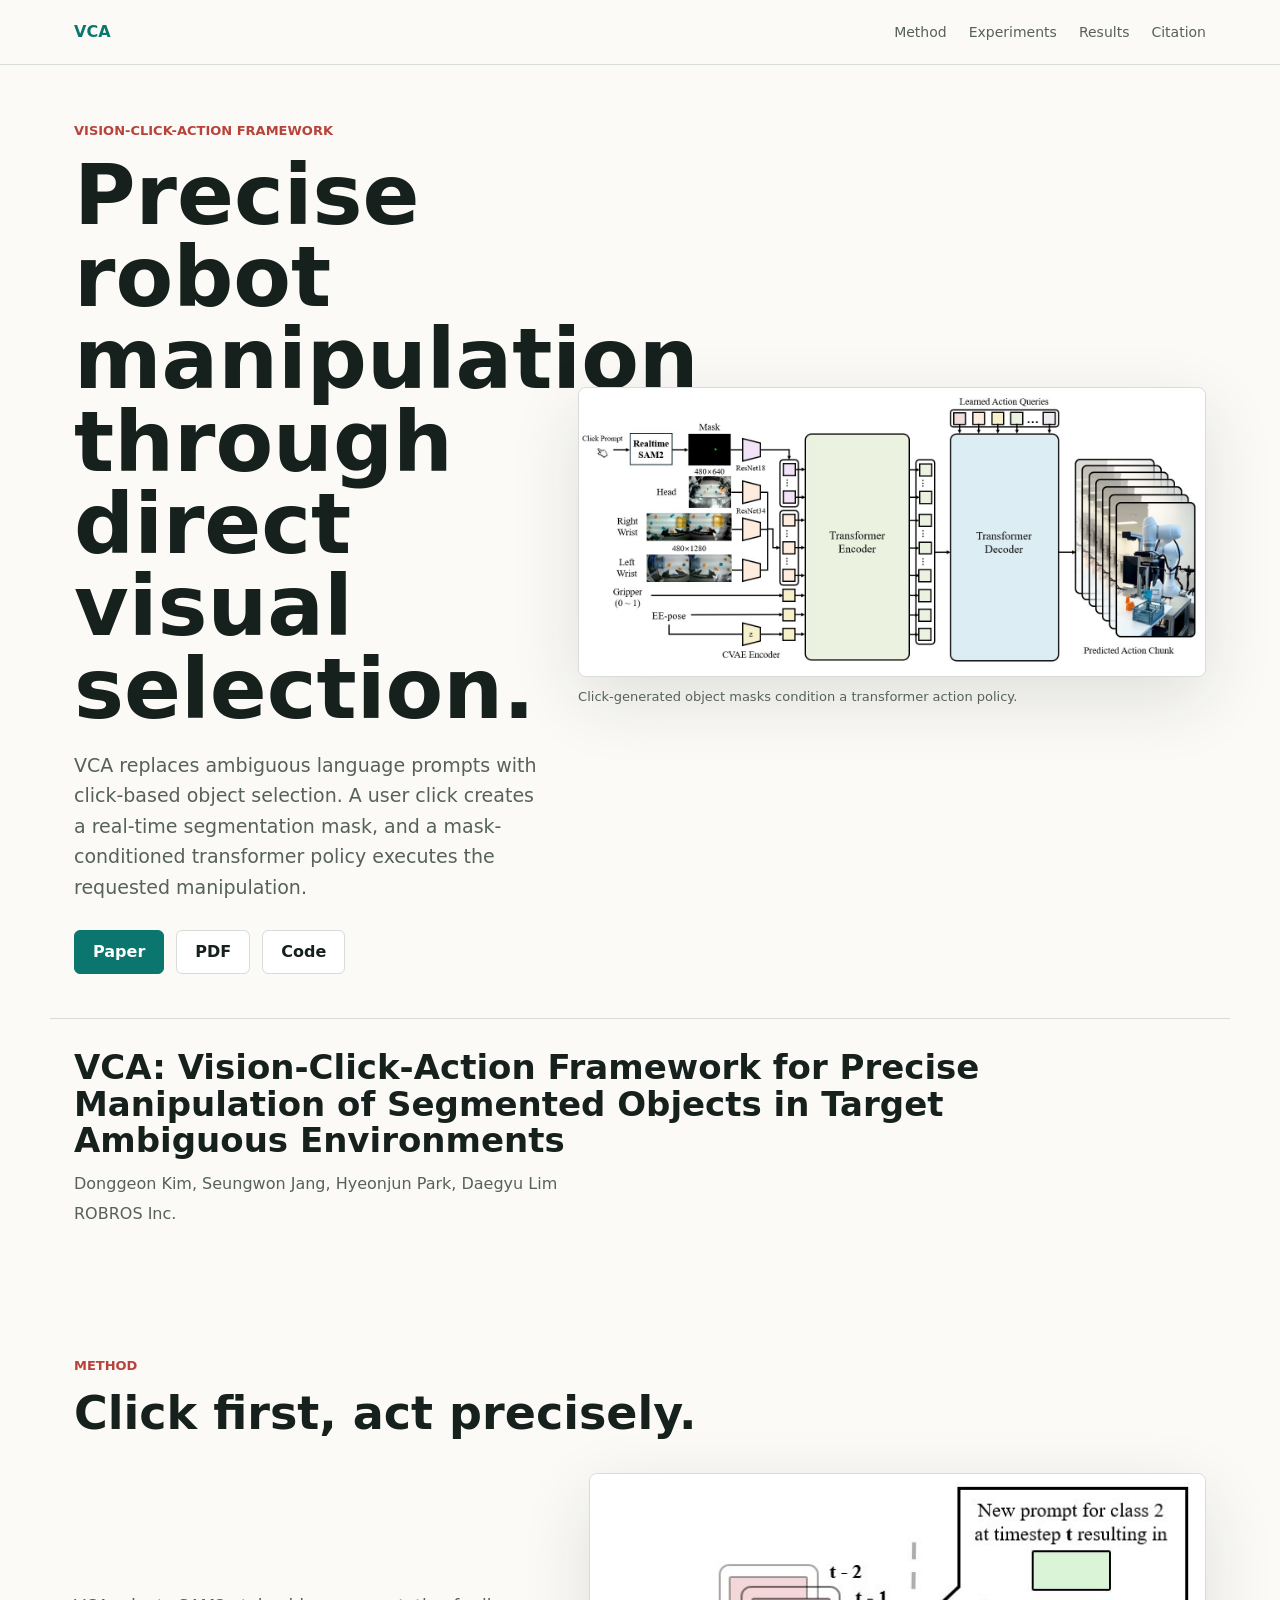
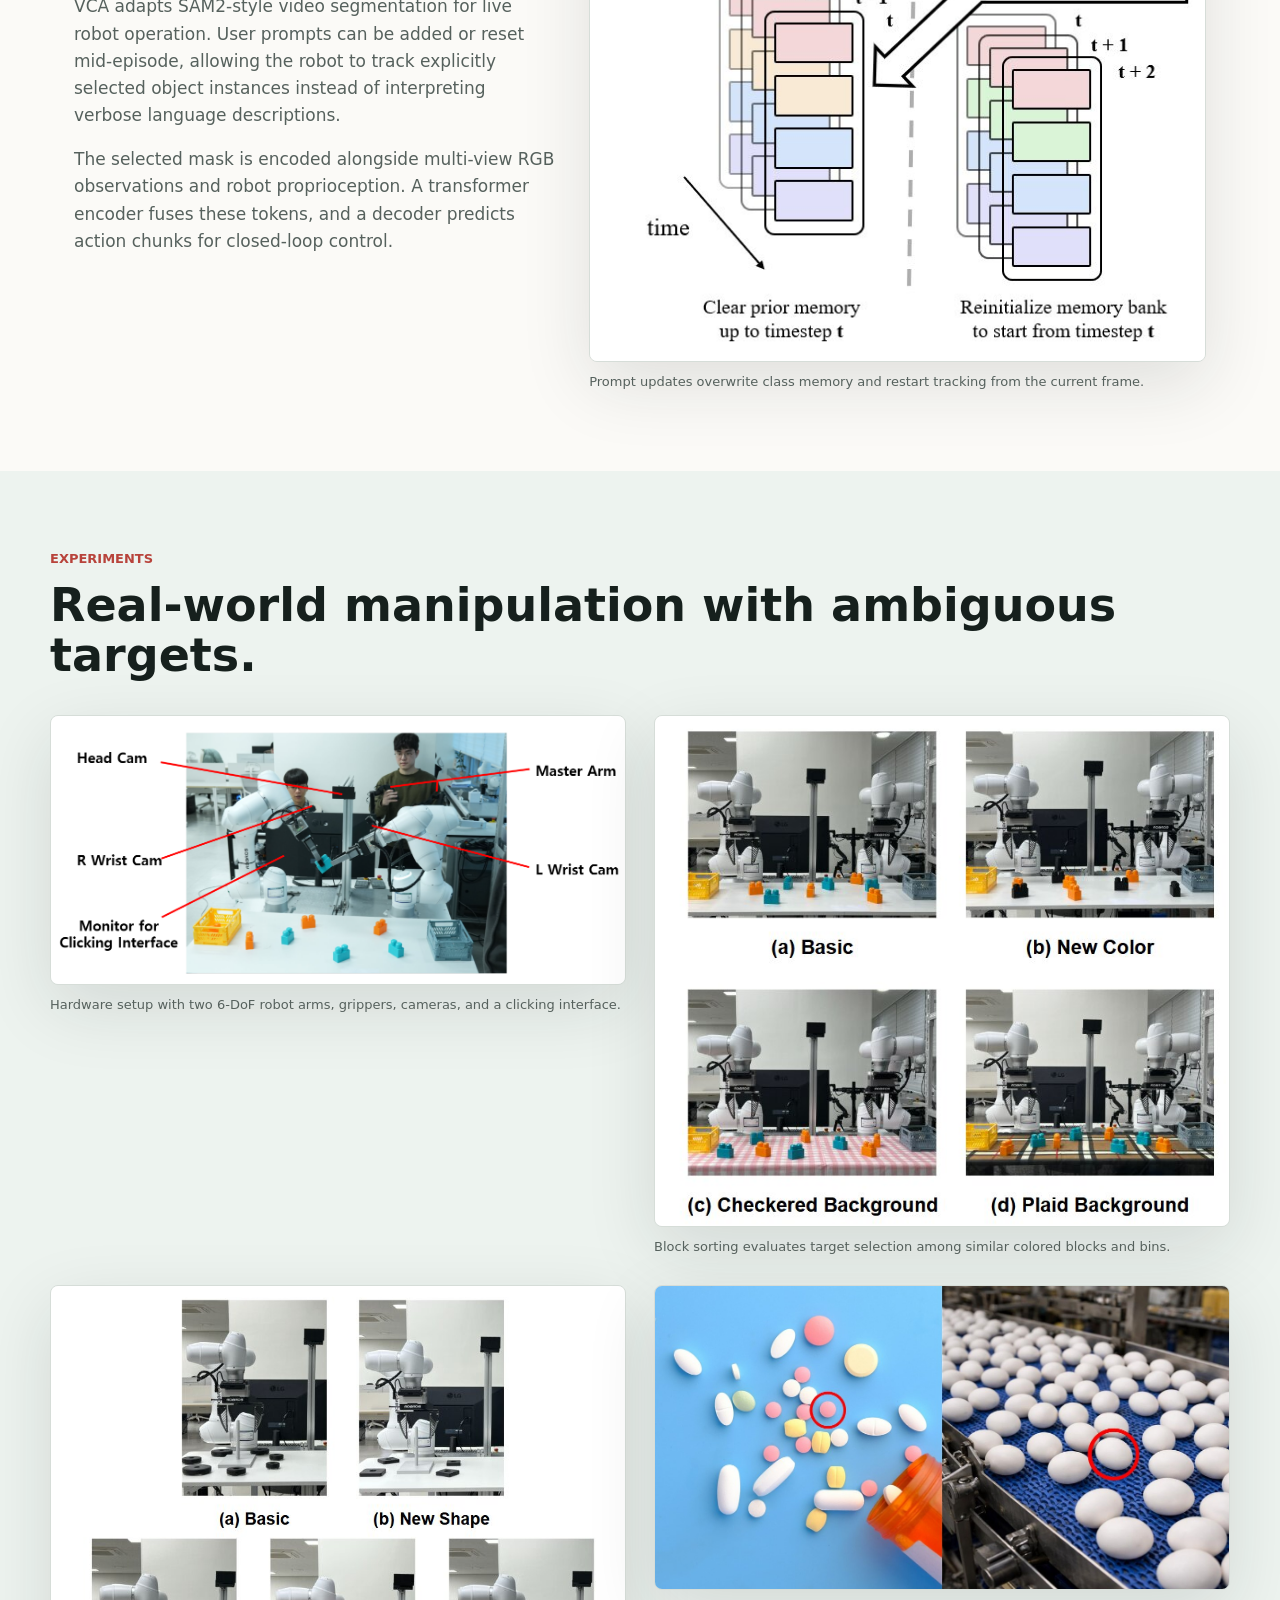
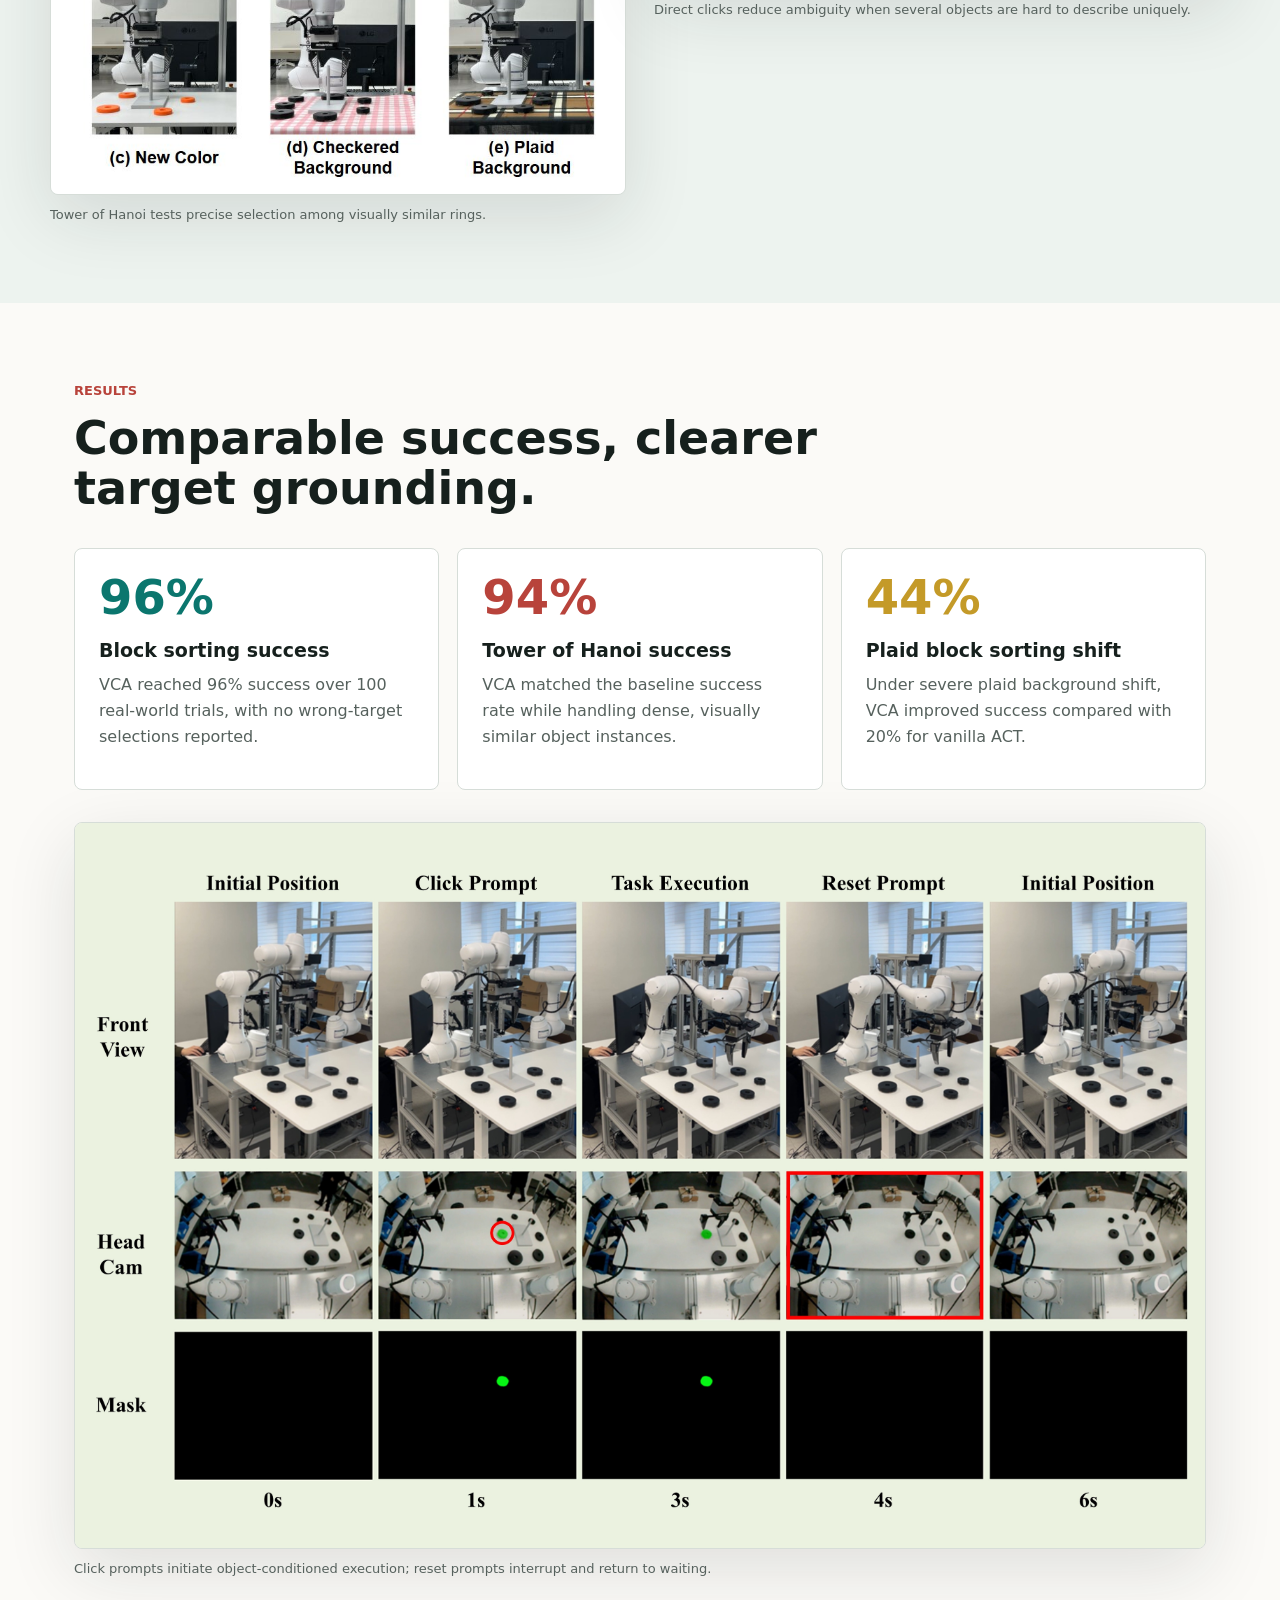
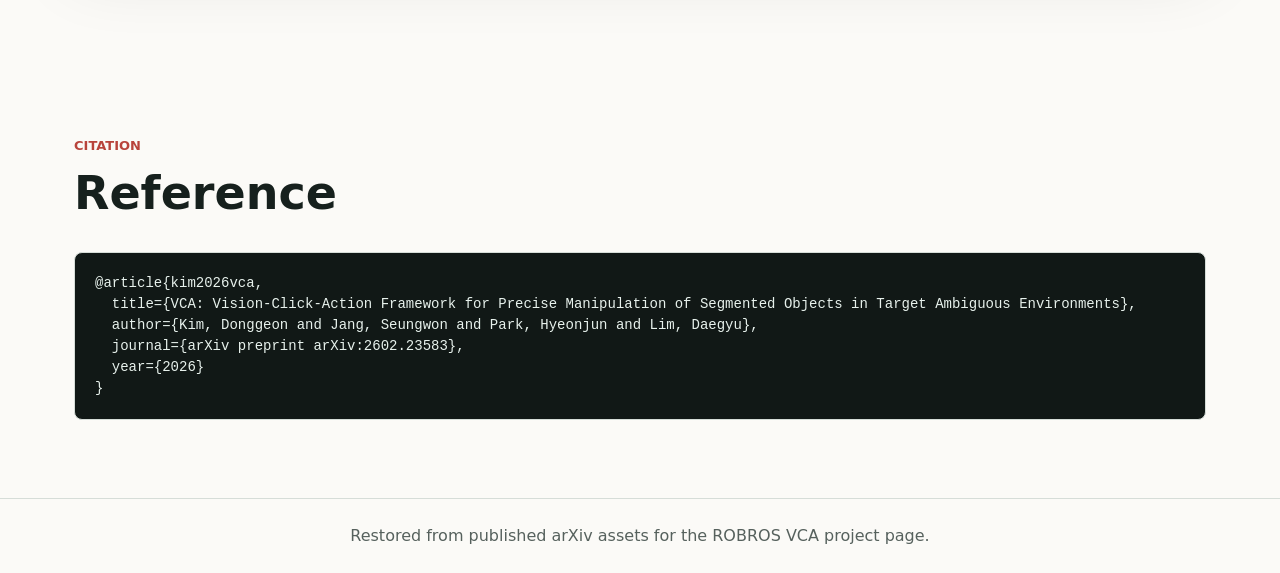
<file: index.html>
<!doctype html>
<html lang="en">
  <head>
    <meta charset="utf-8">
    <meta name="viewport" content="width=device-width, initial-scale=1">
    <meta name="description" content="VCA: Vision-Click-Action Framework for Precise Manipulation of Segmented Objects in Target Ambiguous Environments.">
    <title>VCA: Vision-Click-Action</title>
    <link rel="stylesheet" href="styles.css">
  </head>
  <body>
    <header class="site-header">
      <nav class="nav" aria-label="Primary">
        <a class="brand" href="#">VCA</a>
        <div class="nav-links">
          <a href="#method">Method</a>
          <a href="#experiments">Experiments</a>
          <a href="#results">Results</a>
          <a href="#citation">Citation</a>
        </div>
      </nav>
    </header>

    <main>
      <section class="hero">
        <div class="hero-copy">
          <p class="eyebrow">Vision-Click-Action Framework</p>
          <h1>Precise robot manipulation through direct visual selection.</h1>
          <p class="lead">
            VCA replaces ambiguous language prompts with click-based object selection. A user click creates a real-time
            segmentation mask, and a mask-conditioned transformer policy executes the requested manipulation.
          </p>
          <div class="actions" aria-label="Project links">
            <a class="button primary" href="https://arxiv.org/abs/2602.23583">Paper</a>
            <a class="button" href="https://arxiv.org/pdf/2602.23583">PDF</a>
            <a class="button" href="https://github.com/robrosinc/VCA">Code</a>
          </div>
        </div>
        <figure class="hero-figure">
          <img src="assets/figures/whole.jpg" alt="Overview of the VCA click, segmentation, and robot action pipeline.">
          <figcaption>Click-generated object masks condition a transformer action policy.</figcaption>
        </figure>
      </section>

      <section class="paper-meta" aria-label="Paper metadata">
        <h2>VCA: Vision-Click-Action Framework for Precise Manipulation of Segmented Objects in Target Ambiguous Environments</h2>
        <p>Donggeon Kim, Seungwon Jang, Hyeonjun Park, Daegyu Lim</p>
        <p>ROBROS Inc.</p>
      </section>

      <section class="section" id="method">
        <div class="section-head">
          <p class="eyebrow">Method</p>
          <h2>Click first, act precisely.</h2>
        </div>
        <div class="split">
          <div>
            <p>
              VCA adapts SAM2-style video segmentation for live robot operation. User prompts can be added or reset
              mid-episode, allowing the robot to track explicitly selected object instances instead of interpreting
              verbose language descriptions.
            </p>
            <p>
              The selected mask is encoded alongside multi-view RGB observations and robot proprioception. A
              transformer encoder fuses these tokens, and a decoder predicts action chunks for closed-loop control.
            </p>
          </div>
          <figure>
            <img src="assets/figures/memorybank.jpg" alt="Memory bank update mechanism for real-time prompt changes.">
            <figcaption>Prompt updates overwrite class memory and restart tracking from the current frame.</figcaption>
          </figure>
        </div>
      </section>

      <section class="section muted" id="experiments">
        <div class="section-head">
          <p class="eyebrow">Experiments</p>
          <h2>Real-world manipulation with ambiguous targets.</h2>
        </div>
        <div class="gallery">
          <figure>
            <img src="assets/figures/collect.png" alt="Experimental hardware setup with two robot arms, cameras, and click interface.">
            <figcaption>Hardware setup with two 6-DoF robot arms, grippers, cameras, and a clicking interface.</figcaption>
          </figure>
          <figure>
            <img src="assets/figures/blocksort.jpg" alt="Block sorting environments with normal and shifted visual conditions.">
            <figcaption>Block sorting evaluates target selection among similar colored blocks and bins.</figcaption>
          </figure>
          <figure>
            <img src="assets/figures/hanoi.jpg" alt="Tower of Hanoi environments with rings under visual distribution shifts.">
            <figcaption>Tower of Hanoi tests precise selection among visually similar rings.</figcaption>
          </figure>
          <figure>
            <img src="assets/figures/tricky.jpg" alt="Ambiguous target examples where language descriptions are difficult.">
            <figcaption>Direct clicks reduce ambiguity when several objects are hard to describe uniquely.</figcaption>
          </figure>
        </div>
      </section>

      <section class="section" id="results">
        <div class="section-head">
          <p class="eyebrow">Results</p>
          <h2>Comparable success, clearer target grounding.</h2>
        </div>
        <div class="results-grid">
          <article class="metric">
            <span>96%</span>
            <h3>Block sorting success</h3>
            <p>VCA reached 96% success over 100 real-world trials, with no wrong-target selections reported.</p>
          </article>
          <article class="metric">
            <span>94%</span>
            <h3>Tower of Hanoi success</h3>
            <p>VCA matched the baseline success rate while handling dense, visually similar object instances.</p>
          </article>
          <article class="metric">
            <span>44%</span>
            <h3>Plaid block sorting shift</h3>
            <p>Under severe plaid background shift, VCA improved success compared with 20% for vanilla ACT.</p>
          </article>
        </div>

        <figure class="wide-figure">
          <img src="assets/figures/snippet.jpg" alt="Policy behavior showing click prompt execution and reset prompt interruption.">
          <figcaption>Click prompts initiate object-conditioned execution; reset prompts interrupt and return to waiting.</figcaption>
        </figure>
      </section>

      <section class="section citation" id="citation">
        <div class="section-head">
          <p class="eyebrow">Citation</p>
          <h2>Reference</h2>
        </div>
        <pre><code>@article{kim2026vca,
  title={VCA: Vision-Click-Action Framework for Precise Manipulation of Segmented Objects in Target Ambiguous Environments},
  author={Kim, Donggeon and Jang, Seungwon and Park, Hyeonjun and Lim, Daegyu},
  journal={arXiv preprint arXiv:2602.23583},
  year={2026}
}</code></pre>
      </section>
    </main>

    <footer class="footer">
      <p>Restored from published arXiv assets for the ROBROS VCA project page.</p>
    </footer>
  </body>
</html>
</file>
<file: styles.css>
:root {
  --ink: #16201d;
  --muted-ink: #56615d;
  --paper: #fbfaf7;
  --panel: #ffffff;
  --soft: #edf3ef;
  --line: #d6ddd8;
  --teal: #0b766e;
  --red: #b8433b;
  --gold: #c49a28;
}

* {
  box-sizing: border-box;
}

html {
  scroll-behavior: smooth;
}

body {
  margin: 0;
  background: var(--paper);
  color: var(--ink);
  font-family: Inter, ui-sans-serif, system-ui, -apple-system, BlinkMacSystemFont, "Segoe UI", sans-serif;
  line-height: 1.6;
}

img {
  display: block;
  width: 100%;
  height: auto;
}

a {
  color: inherit;
}

.site-header {
  position: sticky;
  top: 0;
  z-index: 10;
  background: rgba(251, 250, 247, 0.92);
  border-bottom: 1px solid var(--line);
  backdrop-filter: blur(14px);
}

.nav {
  display: flex;
  align-items: center;
  justify-content: space-between;
  max-width: 1180px;
  min-height: 64px;
  margin: 0 auto;
  padding: 0 24px;
}

.brand {
  font-weight: 800;
  text-decoration: none;
  color: var(--teal);
}

.nav-links {
  display: flex;
  gap: 22px;
  color: var(--muted-ink);
  font-size: 14px;
}

.nav-links a {
  text-decoration: none;
}

.nav-links a:hover {
  color: var(--ink);
}

.hero {
  display: grid;
  grid-template-columns: minmax(0, 0.85fr) minmax(360px, 1.15fr);
  gap: 40px;
  align-items: center;
  max-width: 1180px;
  min-height: calc(100vh - 64px);
  margin: 0 auto;
  padding: 56px 24px 44px;
}

.hero-copy {
  max-width: 610px;
}

.eyebrow {
  margin: 0 0 12px;
  color: var(--red);
  font-size: 13px;
  font-weight: 800;
  text-transform: uppercase;
}

h1,
h2,
h3,
p {
  margin-top: 0;
}

h1 {
  margin-bottom: 20px;
  font-size: clamp(42px, 7vw, 84px);
  line-height: 0.98;
  letter-spacing: 0;
}

h2 {
  margin-bottom: 14px;
  font-size: clamp(28px, 4vw, 46px);
  line-height: 1.08;
  letter-spacing: 0;
}

h3 {
  margin-bottom: 10px;
  font-size: 19px;
  line-height: 1.25;
  letter-spacing: 0;
}

.lead {
  color: var(--muted-ink);
  font-size: 19px;
}

.actions {
  display: flex;
  flex-wrap: wrap;
  gap: 12px;
  margin-top: 28px;
}

.button {
  display: inline-flex;
  align-items: center;
  justify-content: center;
  min-height: 44px;
  padding: 0 18px;
  border: 1px solid var(--line);
  border-radius: 6px;
  background: var(--panel);
  color: var(--ink);
  font-weight: 700;
  text-decoration: none;
}

.button.primary {
  border-color: var(--teal);
  background: var(--teal);
  color: #fff;
}

.button:hover {
  transform: translateY(-1px);
}

figure {
  margin: 0;
}

figcaption {
  margin-top: 10px;
  color: var(--muted-ink);
  font-size: 13px;
}

.hero-figure img,
.wide-figure img,
.gallery img,
.split img {
  border: 1px solid var(--line);
  border-radius: 8px;
  background: var(--panel);
  box-shadow: 0 22px 70px rgba(22, 32, 29, 0.12);
}

.paper-meta {
  max-width: 1180px;
  margin: 0 auto;
  padding: 30px 24px 48px;
  border-top: 1px solid var(--line);
}

.paper-meta h2 {
  max-width: 980px;
  margin-bottom: 12px;
  font-size: clamp(24px, 3vw, 34px);
}

.paper-meta p {
  margin-bottom: 4px;
  color: var(--muted-ink);
}

.section {
  max-width: 1180px;
  margin: 0 auto;
  padding: 78px 24px;
}

.section.muted {
  max-width: none;
  background: var(--soft);
}

.section.muted > * {
  max-width: 1180px;
  margin-left: auto;
  margin-right: auto;
}

.section-head {
  max-width: 760px;
  margin-bottom: 34px;
}

.split {
  display: grid;
  grid-template-columns: minmax(0, 0.78fr) minmax(320px, 1fr);
  gap: 34px;
  align-items: center;
}

.split p {
  color: var(--muted-ink);
  font-size: 17px;
}

.gallery {
  display: grid;
  grid-template-columns: repeat(2, minmax(0, 1fr));
  gap: 28px;
}

.results-grid {
  display: grid;
  grid-template-columns: repeat(3, minmax(0, 1fr));
  gap: 18px;
  margin-bottom: 32px;
}

.metric {
  min-height: 220px;
  padding: 24px;
  border: 1px solid var(--line);
  border-radius: 8px;
  background: var(--panel);
}

.metric span {
  display: block;
  margin-bottom: 18px;
  color: var(--teal);
  font-size: 48px;
  font-weight: 850;
  line-height: 1;
}

.metric:nth-child(2) span {
  color: var(--red);
}

.metric:nth-child(3) span {
  color: var(--gold);
}

.metric p {
  color: var(--muted-ink);
}

.citation pre {
  overflow-x: auto;
  margin: 0;
  padding: 20px;
  border: 1px solid var(--line);
  border-radius: 8px;
  background: #111816;
  color: #e7f1ec;
  font-size: 14px;
  line-height: 1.5;
}

.footer {
  border-top: 1px solid var(--line);
  padding: 24px;
  color: var(--muted-ink);
  text-align: center;
}

.footer p {
  margin: 0;
}

@media (max-width: 860px) {
  .nav {
    align-items: flex-start;
    flex-direction: column;
    gap: 10px;
    padding: 14px 20px;
  }

  .nav-links {
    flex-wrap: wrap;
    gap: 12px 18px;
  }

  .hero,
  .split,
  .gallery,
  .results-grid {
    grid-template-columns: 1fr;
  }

  .hero {
    min-height: auto;
    padding-top: 42px;
  }

  .section {
    padding-top: 58px;
    padding-bottom: 58px;
  }
}

@media (max-width: 520px) {
  .nav,
  .hero,
  .paper-meta,
  .section {
    padding-left: 16px;
    padding-right: 16px;
  }

  h1 {
    font-size: 42px;
  }

  .lead {
    font-size: 17px;
  }

  .button {
    width: 100%;
  }
}
</file>
